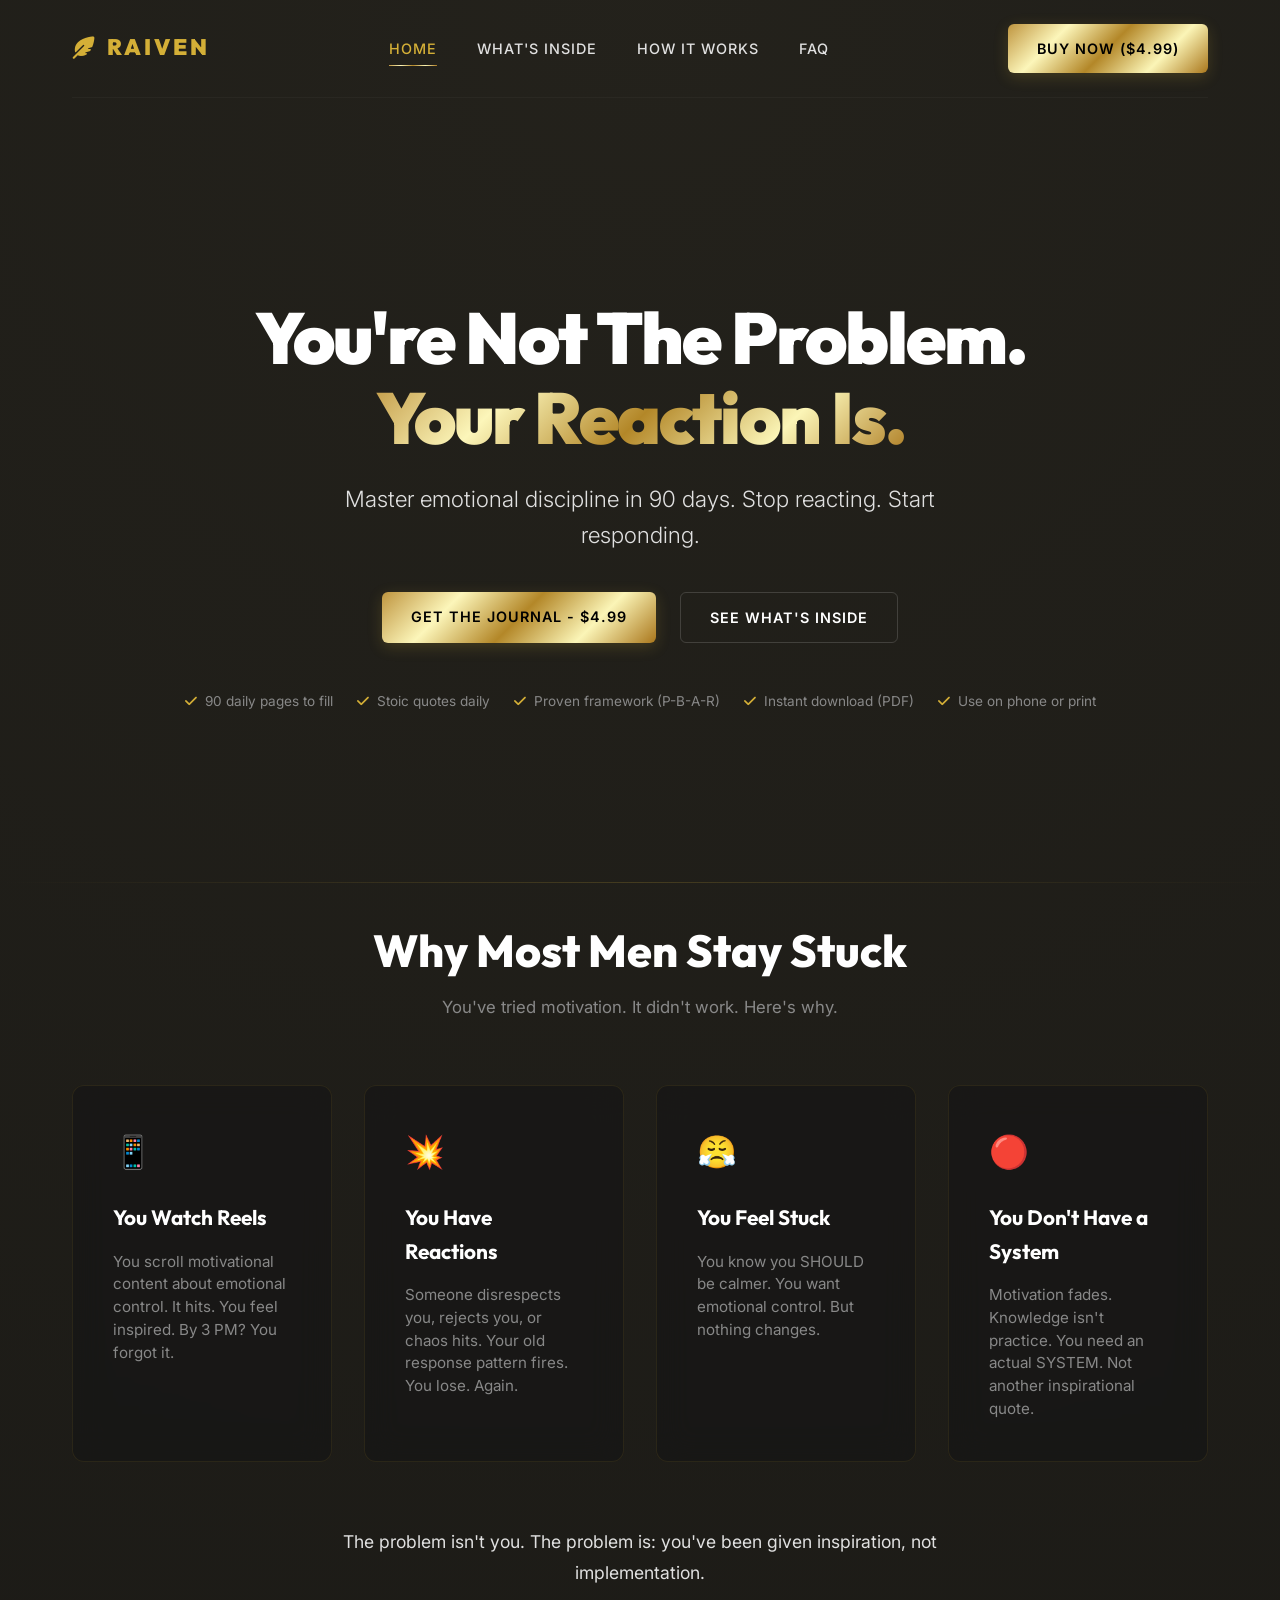
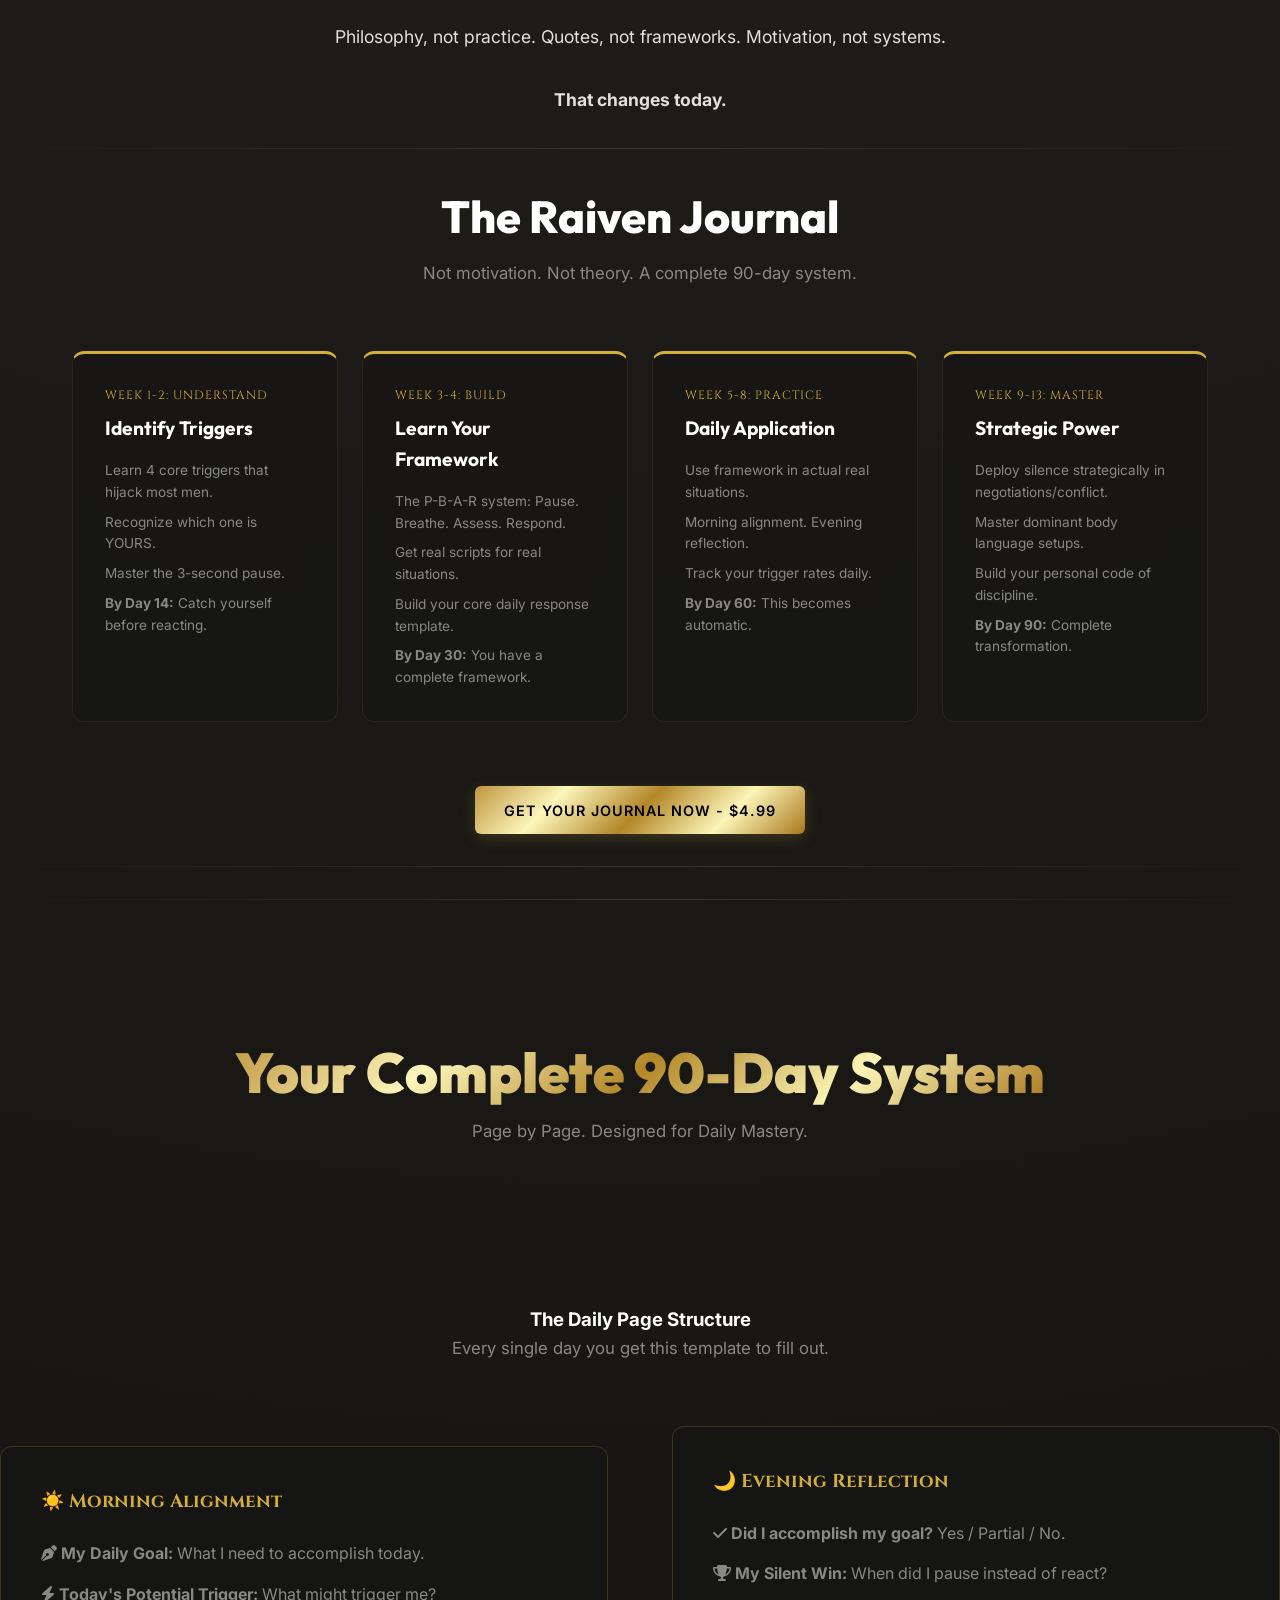
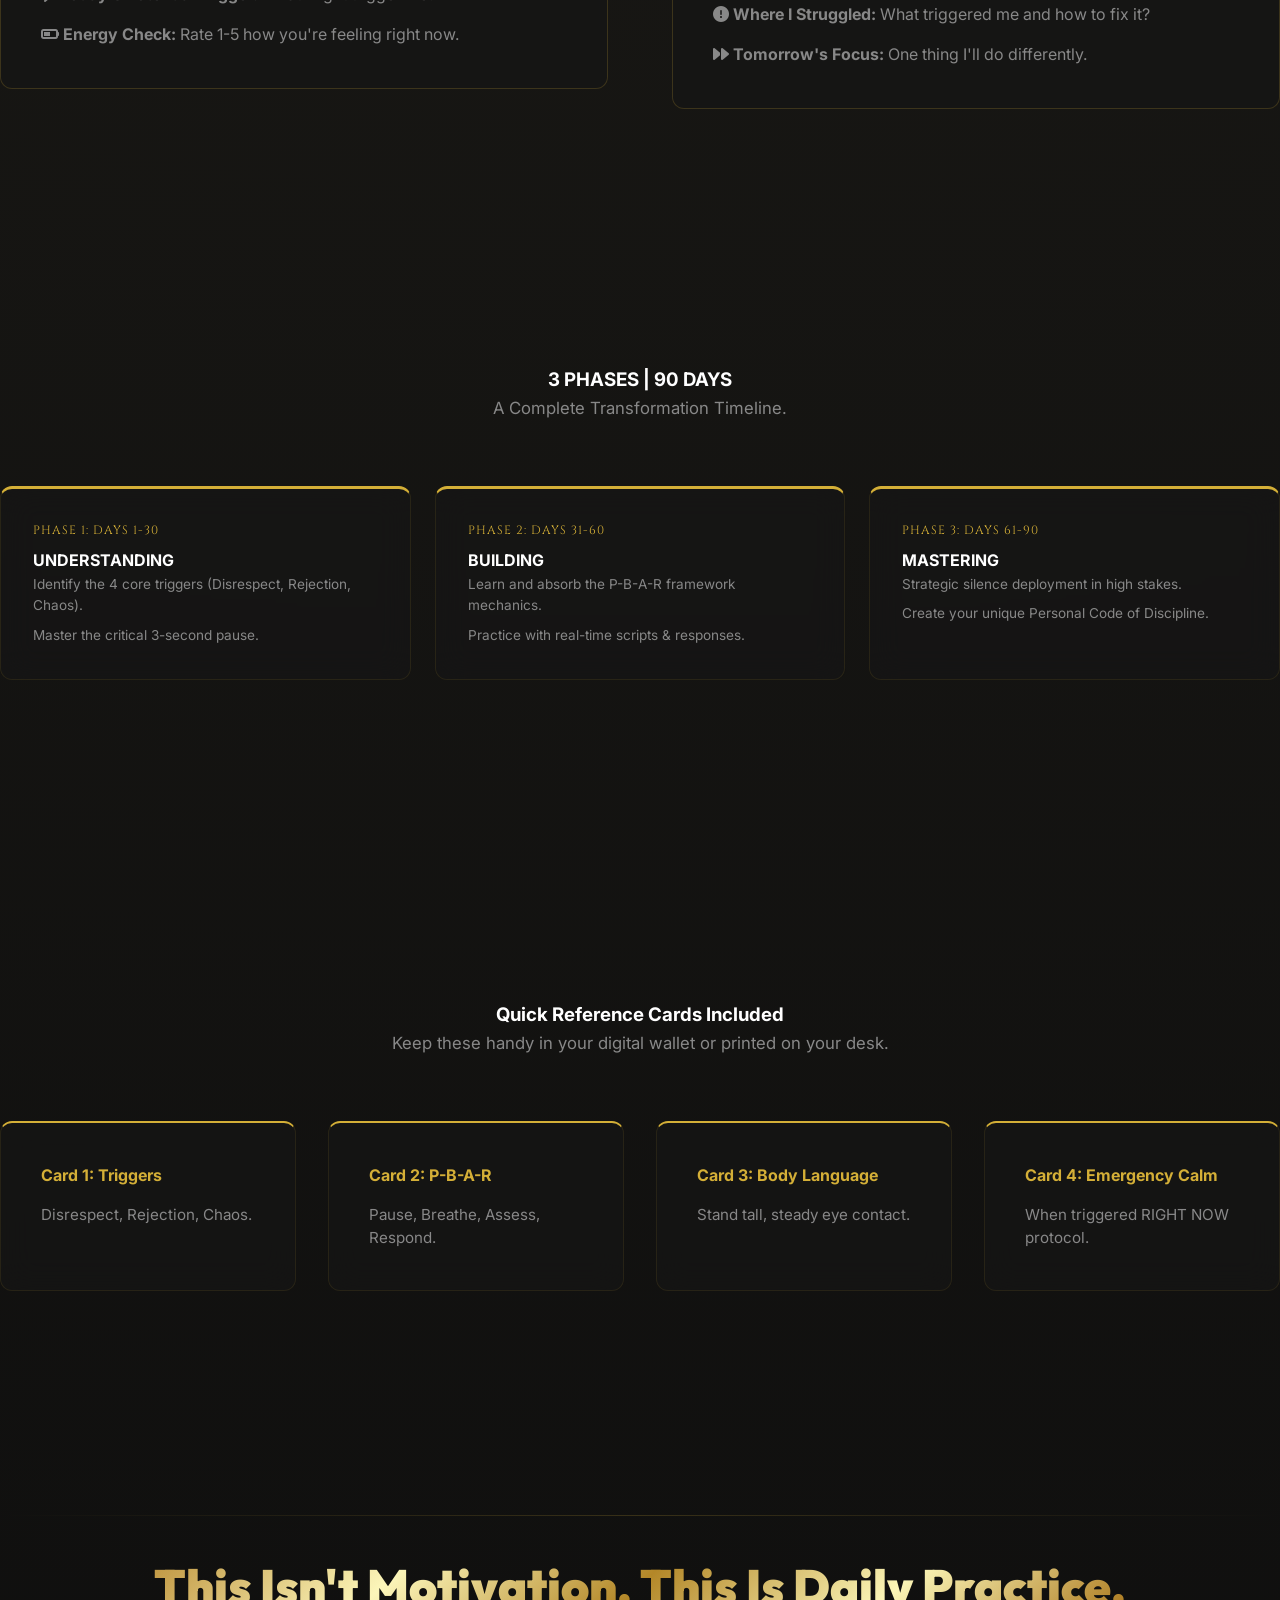
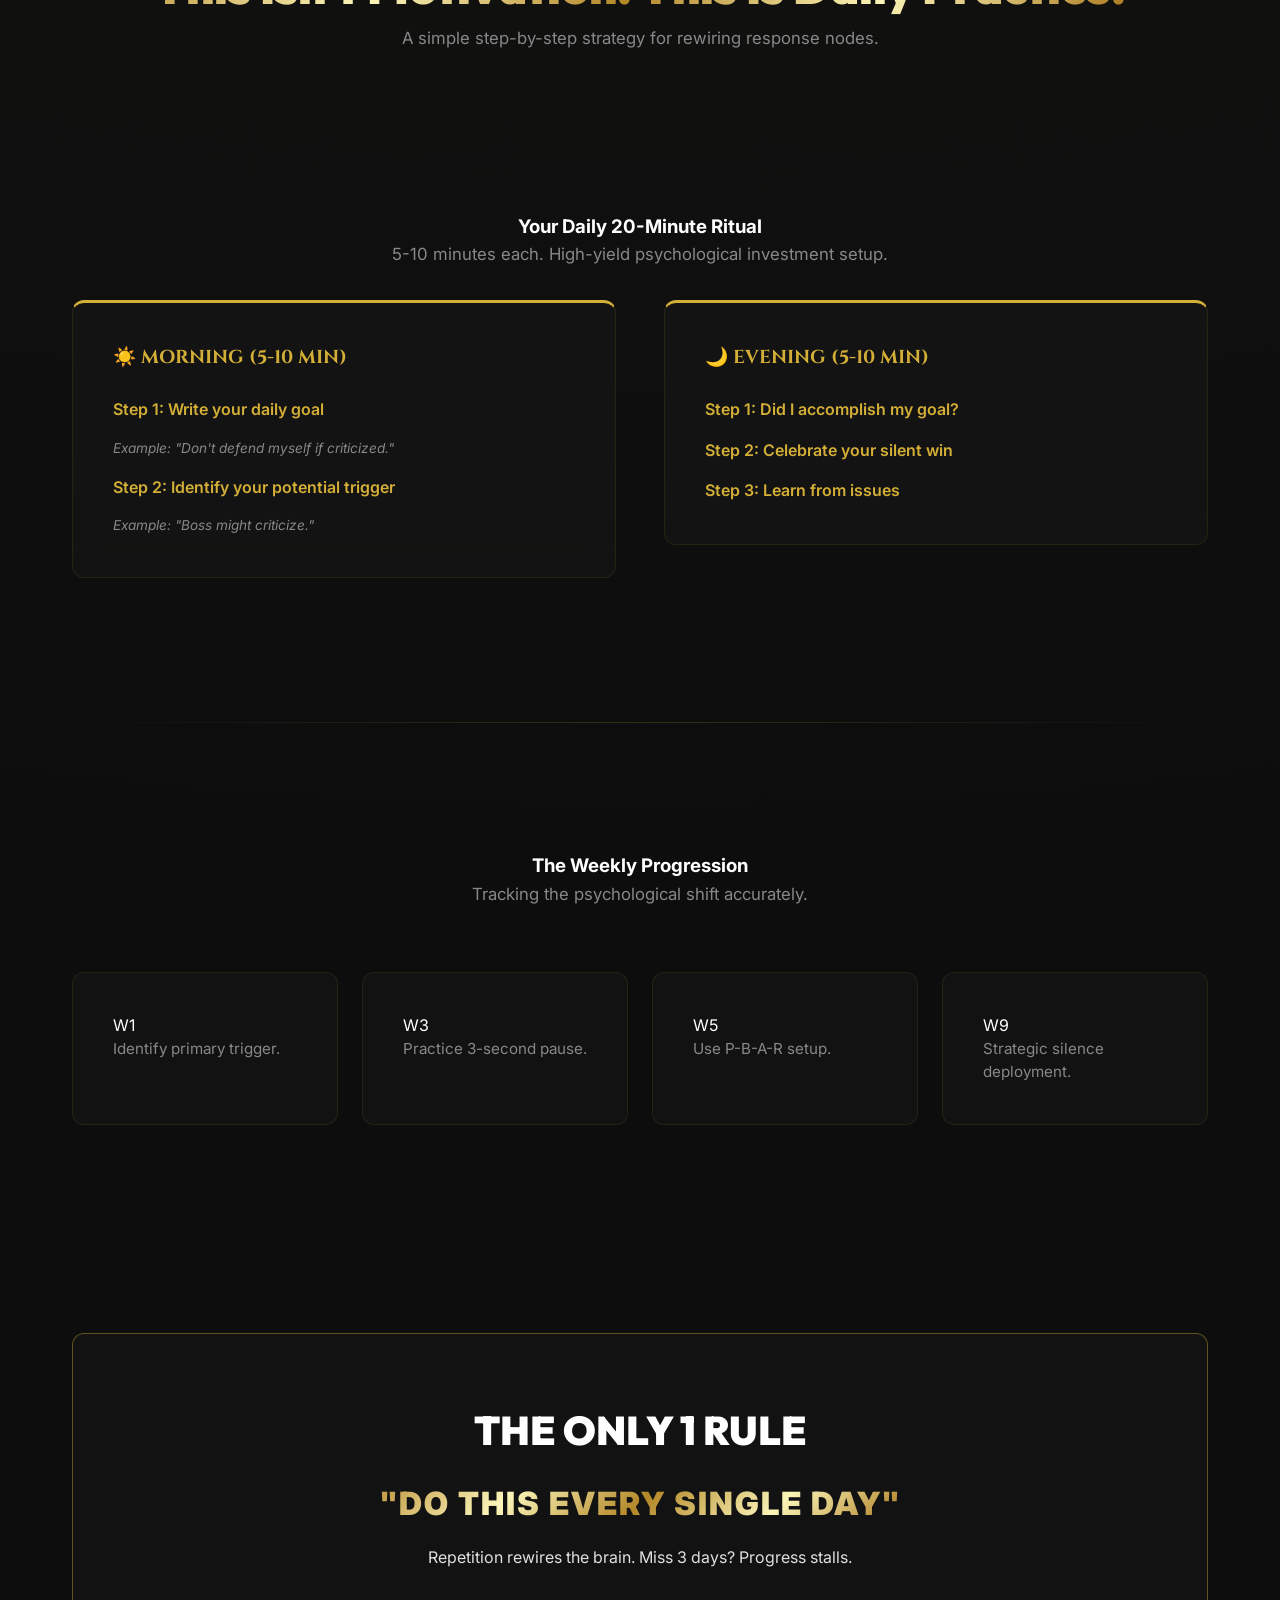
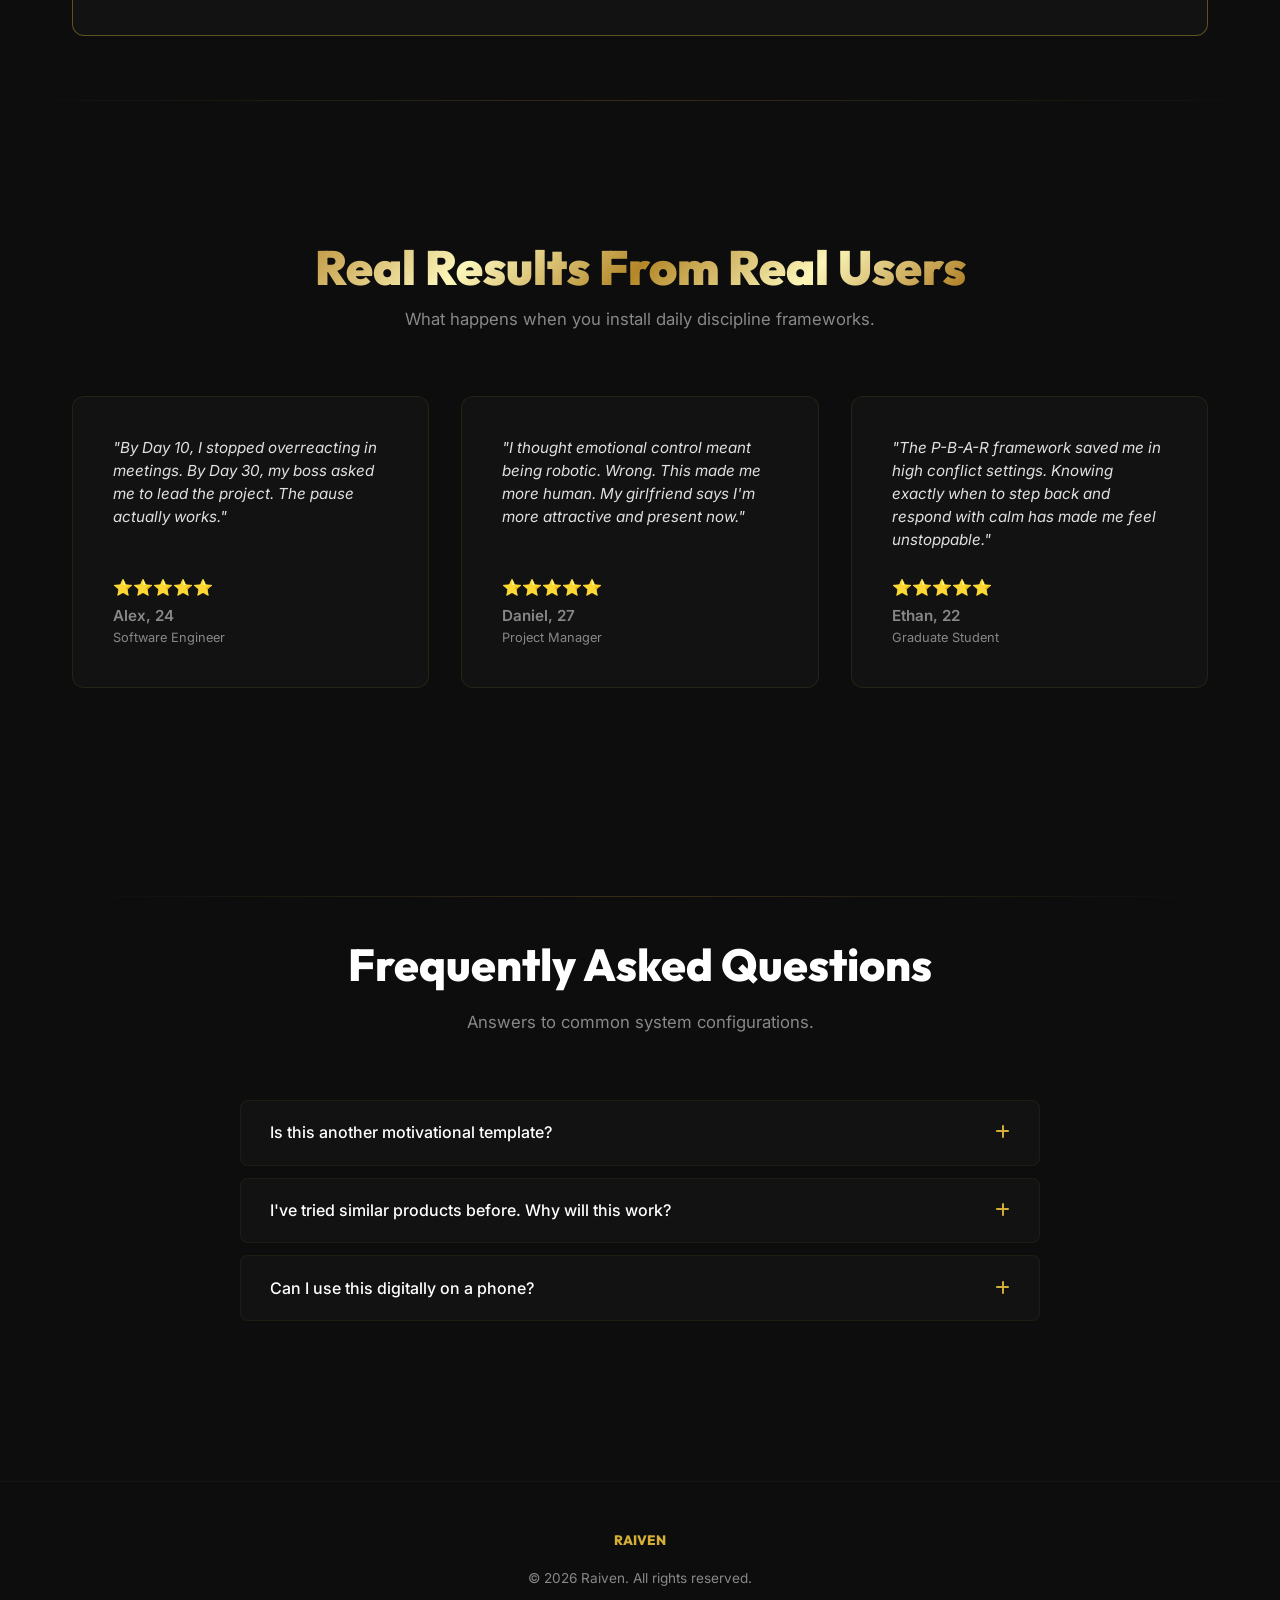
<file: index.html>
<!DOCTYPE html>
<html lang="en">
<head>
    <meta charset="UTF-8">
    <meta name="viewport" content="width=device-width, initial-scale=1.0">
    <title>RAIVEN | 90-Day Emotional Discipline Journal</title>
    <link rel="stylesheet" href="style.css">
    <script src="script.js" defer></script>
    <link rel="stylesheet" href="https://cdnjs.cloudflare.com/ajax/libs/font-awesome/6.4.0/css/all.min.css">
</head>
<body>

    <header class="container">
        <nav>
            <div class="logo">
                <i class="fa-solid fa-feather-pointed"></i> RAIVEN
            </div>
            <div class="nav-links">
                <a href="#hero" class="active">Home</a>
                <a href="#inside">What's Inside</a>
                <a href="#how-it-works">How It Works</a>
                <a href="#faq">FAQ</a>
            </div>
            <div class="menu-toggle" id="menu-toggle">
                <i class="fa-solid fa-bars"></i>
            </div>
            <a href="https://whop.com/checkout/plan_ga2p2n4kuvnbN/" class="btn btn-primary">Buy Now ($4.99)</a>
        </nav>
    </header>

    <main>
        <!-- HERO SECTION -->
        <section class="hero container" id="hero">
            <h1>You're Not The Problem. <br><span class="gold-text">Your Reaction Is.</span></h1>
            <h2>Master emotional discipline in 90 days. Stop reacting. Start responding.</h2>
            
            <div class="cta-group">
                <a href="https://whop.com/checkout/plan_ga2p2n4kuvnbN/" class="btn btn-primary">Get The Journal - $4.99</a>
                <a href="#inside" class="btn btn-outline">See What's Inside</a>
            </div>

            <div class="supporting-checks">
                <div class="check-item"><i class="fa-solid fa-check"></i> 90 daily pages to fill</div>
                <div class="check-item"><i class="fa-solid fa-check"></i> Stoic quotes daily</div>
                <div class="check-item"><i class="fa-solid fa-check"></i> Proven framework (P-B-A-R)</div>
                <div class="check-item"><i class="fa-solid fa-check"></i> Instant download (PDF)</div>
                <div class="check-item"><i class="fa-solid fa-check"></i> Use on phone or print</div>
            </div>
        </section>

        <div class="section-divider"></div>

        <!-- PROBLEM SECTION -->
        <section class="container" id="problem">
            <div class="section-header">
                <h2>Why Most Men Stay Stuck</h2>
                <p>You've tried motivation. It didn't work. Here's why.</p>
            </div>

            <div class="problem-grid">
                <div class="problem-card glass">
                    <span class="card-icon">📱</span>
                    <h3>You Watch Reels</h3>
                    <p>You scroll motivational content about emotional control. It hits. You feel inspired. By 3 PM? You forgot it.</p>
                </div>
                
                <div class="problem-card glass">
                    <span class="card-icon">💥</span>
                    <h3>You Have Reactions</h3>
                    <p>Someone disrespects you, rejects you, or chaos hits. Your old response pattern fires. You lose. Again.</p>
                </div>

                <div class="problem-card glass">
                    <span class="card-icon">😤</span>
                    <h3>You Feel Stuck</h3>
                    <p>You know you SHOULD be calmer. You want emotional control. But nothing changes.</p>
                </div>

                <div class="problem-card glass">
                    <span class="card-icon">🔴</span>
                    <h3>You Don't Have a System</h3>
                    <p>Motivation fades. Knowledge isn't practice. You need an actual SYSTEM. Not another inspirational quote.</p>
                </div>
            </div>

            <div class="supporting-text">
                <p>
                    The problem isn't you. The problem is: you've been given inspiration, not implementation.<br><br>
                    Philosophy, not practice. Quotes, not frameworks. Motivation, not systems.<br><br>
                    <strong>That changes today.</strong>
                </p>
            </div>
        </section>

        <div class="section-divider"></div>

        <!-- SOLUTION SECTION -->
        <section class="container" id="solution">
            <div class="section-header">
                <h2>The Raiven Journal</h2>
                <p>Not motivation. Not theory. A complete 90-day system.</p>
            </div>

            <div class="solution-grid">
                <div class="solution-card glass">
                    <span class="phase-text">WEEK 1-2: UNDERSTAND</span>
                    <h3>Identify Triggers</h3>
                    <ul class="solution-items">
                        <li>Learn 4 core triggers that hijack most men.</li>
                        <li>Recognize which one is YOURS.</li>
                        <li>Master the 3-second pause.</li>
                        <li><strong>By Day 14:</strong> Catch yourself before reacting.</li>
                    </ul>
                </div>

                <div class="solution-card glass">
                    <span class="phase-text">WEEK 3-4: BUILD</span>
                    <h3>Learn Your Framework</h3>
                    <ul class="solution-items">
                        <li>The P-B-A-R system: Pause. Breathe. Assess. Respond.</li>
                        <li>Get real scripts for real situations.</li>
                        <li>Build your core daily response template.</li>
                        <li><strong>By Day 30:</strong> You have a complete framework.</li>
                    </ul>
                </div>

                <div class="solution-card glass">
                    <span class="phase-text">WEEK 5-8: PRACTICE</span>
                    <h3>Daily Application</h3>
                    <ul class="solution-items">
                        <li>Use framework in actual real situations.</li>
                        <li>Morning alignment. Evening reflection.</li>
                        <li>Track your trigger rates daily.</li>
                        <li><strong>By Day 60:</strong> This becomes automatic.</li>
                    </ul>
                </div>

                <div class="solution-card glass">
                    <span class="phase-text">WEEK 9-13: MASTER</span>
                    <h3>Strategic Power</h3>
                    <ul class="solution-items">
                        <li>Deploy silence strategically in negotiations/conflict.</li>
                        <li>Master dominant body language setups.</li>
                        <li>Build your personal code of discipline.</li>
                        <li><strong>By Day 90:</strong> Complete transformation.</li>
                    </ul>
                </div>
            </div>

            <div style="text-align: center;">
                <a href="https://whop.com/checkout/plan_ga2p2n4kuvnbN/" class="btn btn-primary">Get Your Journal Now - $4.99</a>
            </div>
        </section>

        <div class="section-divider"></div>

        <div class="section-divider"></div>

        <!-- WHAT'S INSIDE SECTION (Full) -->
        <section id="inside">
            <div class="section-header">
                <h2 class="gold-text" style="font-size: 3.5rem; font-weight: 900;">Your Complete 90-Day System</h3>
                <p>Page by Page. Designed for Daily Mastery.</p>
            </div>

            <!-- SECTION A: THE DAILY PAGE -->
            <section id="daily-page" style="margin-bottom: 4rem;">
                <div class="section-header">
                    <h3>The Daily Page Structure</h3>
                    <p>Every single day you get this template to fill out.</p>
                </div>

                <div class="split-layout">
                    <div class="glass" style="padding: 2.5rem; border-color: rgba(212, 175, 55, 0.2); flex: 1;">
                        <h3 style="font-family: var(--font-accent); color: var(--gold-primary); margin-bottom: 1.5rem;">☀️ Morning Alignment</h3>
                        <ul class="solution-items" style="font-size: 1rem; gap: 15px;">
                            <li><strong><i class="fa-solid fa-pen-nib"></i> My Daily Goal:</strong> What I need to accomplish today.</li>
                            <li><strong><i class="fa-solid fa-bolt"></i> Today's Potential Trigger:</strong> What might trigger me?</li>
                            <li><strong><i class="fa-solid fa-battery-half"></i> Energy Check:</strong> Rate 1-5 how you're feeling right now.</li>
                        </ul>
                    </div>

                    <div class="glass" style="padding: 2.5rem; border-color: rgba(212, 175, 55, 0.2); flex: 1;">
                        <h3 style="font-family: var(--font-accent); color: var(--gold-primary); margin-bottom: 1.5rem;">🌙 Evening Reflection</h3>
                        <ul class="solution-items" style="font-size: 1rem; gap: 15px;">
                            <li><strong><i class="fa-solid fa-check"></i> Did I accomplish my goal?</strong> Yes / Partial / No.</li>
                            <li><strong><i class="fa-solid fa-trophy"></i> My Silent Win:</strong> When did I pause instead of react?</li>
                            <li><strong><i class="fa-solid fa-circle-exclamation"></i> Where I Struggled:</strong> What triggered me and how to fix it?</li>
                            <li><strong><i class="fa-solid fa-forward"></i> Tomorrow's Focus:</strong> One thing I'll do differently.</li>
                        </ul>
                    </div>
                </div>
            </section>

            <!-- SECTION B: THE PHASES -->
            <section id="phases" style="margin-bottom: 4rem;">
                <div class="section-header">
                    <h3>3 PHASES | 90 DAYS</h3>
                    <p>A Complete Transformation Timeline.</p>
                </div>

                <div class="solution-grid">
                    <div class="solution-card glass">
                        <span class="phase-text">PHASE 1: DAYS 1-30</span>
                        <h4>UNDERSTANDING</h4>
                        <ul class="solution-items">
                            <li>Identify the 4 core triggers (Disrespect, Rejection, Chaos).</li>
                            <li>Master the critical 3-second pause.</li>
                        </ul>
                    </div>

                    <div class="solution-card glass">
                        <span class="phase-text">PHASE 2: DAYS 31-60</span>
                        <h4>BUILDING</h4>
                        <ul class="solution-items">
                            <li>Learn and absorb the P-B-A-R framework mechanics.</li>
                            <li>Practice with real-time scripts & responses.</li>
                        </ul>
                    </div>

                    <div class="solution-card glass">
                        <span class="phase-text">PHASE 3: DAYS 61-90</span>
                        <h4>MASTERING</h4>
                        <ul class="solution-items">
                            <li>Strategic silence deployment in high stakes.</li>
                            <li>Create your unique Personal Code of Discipline.</li>
                        </ul>
                    </div>
                </div>
            </section>

            <!-- SECTION C: QUICK REFERENCE CARDS -->
            <section id="reference-cards" style="margin-bottom: 4rem;">
                <div class="section-header">
                    <h3>Quick Reference Cards Included</h3>
                    <p>Keep these handy in your digital wallet or printed on your desk.</p>
                </div>

                <div class="problem-grid">
                    <!-- Cards omitted or summary inserted? Subagent said it was accurate originally. I will use the actual content from inside.html line 119 -->
                    <div class="problem-card glass" style="border-top: 2px solid var(--gold-primary);">
                        <h4 style="color: var(--gold-primary); margin-bottom: 1rem;">Card 1: Triggers</h4>
                        <p>Disrespect, Rejection, Chaos.</p>
                    </div>
                    <div class="problem-card glass" style="border-top: 2px solid var(--gold-primary);">
                        <h4 style="color: var(--gold-primary); margin-bottom: 1rem;">Card 2: P-B-A-R</h4>
                        <p>Pause, Breathe, Assess, Respond.</p>
                    </div>
                    <div class="problem-card glass" style="border-top: 2px solid var(--gold-primary);">
                        <h4 style="color: var(--gold-primary); margin-bottom: 1rem;">Card 3: Body Language</h4>
                        <p>Stand tall, steady eye contact.</p>
                    </div>
                    <div class="problem-card glass" style="border-top: 2px solid var(--gold-primary);">
                        <h4 style="color: var(--gold-primary); margin-bottom: 1rem;">Card 4: Emergency Calm</h4>
                        <p>When triggered RIGHT NOW protocol.</p>
                    </div>
                </div>
                <!-- ... full content inserted ... -->
            </section>
        <div class="section-divider"></div>

        <!-- HOW IT WORKS SECTION (Full) -->
        <section id="how-it-works" class="container" style="margin-bottom: 4rem;">
            <div class="section-header">
                <h2 class="gold-text" style="font-size: 3rem; font-family: var(--font-heading); font-weight: 900;">This Isn't Motivation. This Is Daily Practice.</h2>
                <p>A simple step-by-step strategy for rewiring response nodes.</p>
            </div>

            <!-- SECTION A: DAILY RITUAL -->
            <section id="ritual" style="margin-bottom: 3rem;">
                <div class="section-header" style="margin-bottom: 2rem;">
                    <h3>Your Daily 20-Minute Ritual</h3>
                    <p>5-10 minutes each. High-yield psychological investment setup.</p>
                </div>

                <div class="split-layout" style="align-items: flex-start; gap: 3rem;">
                    <div class="glass" style="padding: 2.5rem; border-top: 3px solid var(--gold-primary); flex: 1;">
                        <h3 style="font-family: var(--font-accent); color: var(--gold-primary); margin-bottom: 1.5rem;">☀️ MORNING (5-10 MIN)</h3>
                        <div style="display: flex; flex-direction: column; gap: 15px;">
                            <p style="font-weight: 600; color: var(--gold-primary);">Step 1: Write your daily goal</p>
                            <p style="color: var(--grey-dim); font-size: 0.85rem; font-style: italic;">Example: "Don't defend myself if criticized."</p>
                            <p style="font-weight: 600; color: var(--gold-primary);">Step 2: Identify your potential trigger</p>
                            <p style="color: var(--grey-dim); font-size: 0.85rem; font-style: italic;">Example: "Boss might criticize."</p>
                        </div>
                    </div>

                    <div class="glass" style="padding: 2.5rem; border-top: 3px solid var(--gold-primary); flex: 1;">
                        <h3 style="font-family: var(--font-accent); color: var(--gold-primary); margin-bottom: 1.5rem;">🌙 EVENING (5-10 MIN)</h3>
                        <div style="display: flex; flex-direction: column; gap: 15px;">
                            <p style="font-weight: 600; color: var(--gold-primary);">Step 1: Did I accomplish my goal?</p>
                            <p style="font-weight: 600; color: var(--gold-primary);">Step 2: Celebrate your silent win</p>
                            <p style="font-weight: 600; color: var(--gold-primary);">Step 3: Learn from issues</p>
                        </div>
                    </div>
                </div>
            </section>

            <div class="section-divider"></div>

            <!-- SECTION B: WHAT HAPPENS EACH WEEK -->
            <section id="weekly-flow" style="margin-bottom: 3rem;">
                <div class="section-header">
                    <h3>The Weekly Progression</h3>
                    <p>Tracking the psychological shift accurately.</p>
                </div>

                <div class="solution-grid">
                    <div class="problem-card glass"><span>W1</span><p>Identify primary trigger.</p></div>
                    <div class="problem-card glass"><span>W3</span><p>Practice 3-second pause.</p></div>
                    <div class="problem-card glass"><span>W5</span><p>Use P-B-A-R setup.</p></div>
                    <div class="problem-card glass"><span>W9</span><p>Strategic silence deployment.</p></div>
                </div>
            </section>

            <!-- SECTION C: THE RULE -->
            <section id="the-rule" class="glass" style="text-align: center; padding: 4rem; margin-bottom: 4rem; border-color: rgba(212, 175, 55, 0.4);">
                <h2 style="font-family: var(--font-heading); font-size: 2.5rem; font-weight: 900; margin-bottom: 1rem;">THE ONLY 1 RULE</h2>
                <h3 class="gold-text" style="font-size: 2rem; font-weight: 900; letter-spacing: 2px;">"DO THIS EVERY SINGLE DAY"</h3>
                <p style="margin-top: 1rem; color: var(--grey-light);">Repetition rewires the brain. Miss 3 days? Progress stalls.</p>
            </section>
        </section>

        <div class="section-divider"></div>

        <!-- FAQ & REVIEWS SECTION (Full) -->
        <section id="faq" class="container" style="margin-bottom: 4rem;">
            <!-- REVIEWS -->
            <section id="reviews" style="margin-bottom: 4rem;">
                <div class="section-header">
                    <h2 class="gold-text" style="font-size: 3rem; font-family: var(--font-heading); font-weight: 900;">Real Results From Real Users</h2>
                    <p>What happens when you install daily discipline frameworks.</p>
                </div>

                <div class="problem-grid" style="grid-template-columns: repeat(auto-fit, minmax(300px, 1fr)); margin-bottom: 3rem;">
                    <div class="problem-card glass" style="padding: 2.5rem; display: flex; flex-direction: column; justify-content: space-between;">
                        <p style="font-style: italic; color: var(--grey-light); margin-bottom: 1.5rem;">"By Day 10, I stopped overreacting in meetings. By Day 30, my boss asked me to lead the project. The pause actually works."</p>
                        <div>
                            <div style="color: var(--gold-primary); margin-bottom: 4px;">⭐⭐⭐⭐⭐</div>
                            <p style="font-weight: 600; font-size: 0.95rem;">Alex, 24</p>
                            <p style="color: var(--grey-dim); font-size: 0.8rem;">Software Engineer</p>
                        </div>
                    </div>

                    <div class="problem-card glass" style="padding: 2.5rem; display: flex; flex-direction: column; justify-content: space-between;">
                        <p style="font-style: italic; color: var(--grey-light); margin-bottom: 1.5rem;">"I thought emotional control meant being robotic. Wrong. This made me more human. My girlfriend says I'm more attractive and present now."</p>
                        <div>
                            <div style="color: var(--gold-primary); margin-bottom: 4px;">⭐⭐⭐⭐⭐</div>
                            <p style="font-weight: 600; font-size: 0.95rem;">Daniel, 27</p>
                            <p style="color: var(--grey-dim); font-size: 0.8rem;">Project Manager</p>
                        </div>
                    </div>

                    <div class="problem-card glass" style="padding: 2.5rem; display: flex; flex-direction: column; justify-content: space-between;">
                        <p style="font-style: italic; color: var(--grey-light); margin-bottom: 1.5rem;">"The P-B-A-R framework saved me in high conflict settings. Knowing exactly when to step back and respond with calm has made me feel unstoppable."</p>
                        <div>
                            <div style="color: var(--gold-primary); margin-bottom: 4px;">⭐⭐⭐⭐⭐</div>
                            <p style="font-weight: 600; font-size: 0.95rem;">Ethan, 22</p>
                            <p style="color: var(--grey-dim); font-size: 0.8rem;">Graduate Student</p>
                        </div>
                    </div>
                </div>
            </section>

            <div class="section-divider"></div>

            <!-- FAQ SECTION -->
            <div class="section-header">
                <h2>Frequently Asked Questions</h2>
                <p>Answers to common system configurations.</p>
            </div>

            <div class="faq-container">
                <div class="faq-item">
                    <div class="faq-trigger">
                        <h4>Is this another motivational template?</h4>
                        <span class="faq-icon"><i class="fa-solid fa-plus"></i></span>
                    </div>
                    <div class="faq-content">
                        <p>No. Motivation fades by afternoon. This is an application system. You get a specific framework (P-B-A-R) and daily pages to practice.</p>
                    </div>
                </div>

                <div class="faq-item">
                    <div class="faq-trigger">
                        <h4>I've tried similar products before. Why will this work?</h4>
                        <span class="faq-icon"><i class="fa-solid fa-plus"></i></span>
                    </div>
                    <div class="faq-content">
                        <p>Because most books give knowledge without operational frameworks. This embeds daily repetition checkpoints.</p>
                    </div>
                </div>

                <div class="faq-item">
                    <div class="faq-trigger">
                        <h4>Can I use this digitally on a phone?</h4>
                        <span class="faq-icon"><i class="fa-solid fa-plus"></i></span>
                    </div>
                    <div class="faq-content">
                        <p>Yes. It is a PDF file fully optimized for usage on annotation apps.</p>
                    </div>
                </div>
            </div>
        </section>
    </main>

    <footer>
        <div class="footer-logo">RAIVEN</div>
        <p>&copy; 2026 Raiven. All rights reserved.</p>
    </footer>

</body>
</html>
</file>
<file: style.css>
@import url('https://fonts.googleapis.com/css2?family=Cinzel:wght@600&family=Inter:wght@400;500;600&family=Outfit:wght@300;500;700;900&display=swap');

:root {
    --bg-color: #0d0d0d;
    --bg-card: rgba(22, 22, 22, 0.7);
    --gold-primary: #D4AF37; /* Metallic Gold */
    --gold-glowing: #FFD700;
    --gold-dark: #8c732b;
    --white: #ffffff;
    --grey-light: #e0e0e0;
    --grey-dim: #888888;
    --grey-dark: #1a1a1a;
    
    --font-heading: 'Outfit', system-ui, sans-serif;
    --font-accent: 'Cinzel', serif; /* For Stoic Quotes / Elegance */
    --font-body: 'Inter', system-ui, sans-serif;
    
    --gold-grad: linear-gradient(135deg, #BF953F 0%, #FCF6BA 25%, #B38728 50%, #FBF5B7 75%, #AA771C 100%);
    --bg-grad: radial-gradient(circle at top center, rgba(212, 175, 55, 0.05) 0%, rgba(13, 13, 13, 1) 70%);
    
    --transition: all 0.4s cubic-bezier(0.25, 1, 0.5, 1);
}

* {
    margin: 0;
    padding: 0;
    box-sizing: border-box;
    scroll-behavior: smooth;
}

body {
    background-color: var(--grey-dark);
    background-image: var(--bg-grad);
    color: var(--white);
    font-family: var(--font-body);
    overflow-x: hidden;
    line-height: 1.6;
}

/* Base Container */
.container {
    max-width: 1200px;
    margin: 0 auto;
    padding: 0 2rem;
}

/* Metallic Text Background Effect */
.gold-text {
    background: var(--gold-grad);
    -webkit-background-clip: text;
    background-clip: text;
    -webkit-text-fill-color: transparent;
    display: inline;
}

/* Glassmorphism utility */
.glass {
    background: var(--bg-card);
    backdrop-filter: blur(16px);
    -webkit-backdrop-filter: blur(16px);
    border: 1px solid rgba(212, 175, 55, 0.1);
    border-radius: 12px;
}

/* Navigation */
nav {
    display: flex;
    justify-content: space-between;
    align-items: center;
    padding: 1.5rem 0;
    margin-bottom: 2rem;
    border-bottom: 1px solid rgba(255, 255, 255, 0.03);
}

.logo {
    display: flex;
    align-items: center;
    gap: 10px;
    font-family: var(--font-heading);
    font-weight: 900;
    font-size: 1.4rem;
    text-transform: uppercase;
    letter-spacing: 3px;
    color: var(--gold-primary);
}

.nav-links {
    display: flex;
    gap: 2.5rem;
}

.menu-toggle {
    display: none;
}

.nav-links a {
    color: var(--grey-light);
    text-decoration: none;
    font-size: 0.9rem;
    font-weight: 500;
    text-transform: uppercase;
    letter-spacing: 1px;
    transition: var(--transition);
    position: relative;
}

.nav-links a:hover {
    color: var(--gold-primary);
}

.nav-links a::after {
    content: '';
    position: absolute;
    bottom: -6px;
    left: 0;
    width: 0;
    height: 1px;
    background: var(--gold-grad);
    transition: var(--transition);
}

.nav-links a:hover::after, .nav-links a.active::after {
    width: 100%;
}

.nav-links a.active {
    color: var(--gold-primary);
}

/* Buttons */
.btn {
    display: inline-block;
    padding: 0.8rem 1.8rem;
    border-radius: 6px;
    font-size: 0.9rem;
    font-weight: 600;
    text-decoration: none;
    text-transform: uppercase;
    letter-spacing: 1px;
    cursor: pointer;
    transition: var(--transition);
    border: none;
    text-align: center;
}

.btn-primary {
    background: var(--gold-grad);
    color: #000;
    box-shadow: 0 4px 15px rgba(212, 175, 55, 0.2);
}

.btn-primary:hover {
    transform: translateY(-3px);
    box-shadow: 0 8px 25px rgba(212, 175, 55, 0.4);
}

.btn-outline {
    background: transparent;
    color: var(--white);
    border: 1px solid rgba(255, 255, 255, 0.15);
}

.btn-outline:hover {
    border-color: var(--gold-primary);
    color: var(--gold-primary);
    transform: translateY(-2px);
}

/* Hero Section */
.hero {
    display: flex;
    flex-direction: column;
    align-items: center;
    text-align: center;
    padding: 6rem 0 4rem;
    min-height: 80vh;
    justify-content: center;
}

.hero h1 {
    font-family: var(--font-heading);
    font-size: 4.5rem;
    font-weight: 900;
    line-height: 1.1;
    letter-spacing: -2px;
    margin-bottom: 1.5rem;
    max-width: 800px;
}

.hero h2 {
    font-size: 1.4rem;
    font-weight: 300;
    color: var(--grey-light);
    max-width: 600px;
    margin-bottom: 2.5rem;
    line-height: 1.6;
}

.cta-group {
    display: flex;
    gap: 1.5rem;
    margin-bottom: 3rem;
}

.supporting-checks {
    display: flex;
    flex-wrap: wrap;
    justify-content: center;
    gap: 1.5rem;
    color: var(--grey-dim);
    font-size: 0.85rem;
}

.check-item {
    display: flex;
    align-items: center;
    gap: 8px;
}

.check-item i {
    color: var(--gold-primary);
}

/* Sections Structure */
section {
    padding: 6rem 0;
}

.section-header {
    text-align: center;
    margin-bottom: 4rem;
}

.section-header h2 {
    font-family: var(--font-heading);
    font-size: 2.8rem;
    font-weight: 800;
    margin-bottom: 0.5rem;
}

.section-header p {
    color: var(--grey-dim);
    font-size: 1.05rem;
}

/* Problem Grid (Section 2) */
.problem-grid {
    display: grid;
    grid-template-columns: repeat(auto-fit, minmax(260px, 1fr));
    gap: 2rem;
    margin-bottom: 4rem;
}

.problem-card {
    padding: 2.5rem;
    transition: var(--transition);
    position: relative;
    overflow: hidden;
}

.problem-card:hover {
    transform: translateY(-8px);
    border-color: rgba(212, 175, 55, 0.3);
    box-shadow: 0 10px 30px rgba(0, 0, 0, 0.5);
}

.card-icon {
    font-size: 2rem;
    margin-bottom: 1.5rem;
    display: block;
}

.problem-card h3 {
    font-family: var(--font-heading);
    font-size: 1.3rem;
    margin-bottom: 1rem;
    color: var(--white);
}

.problem-card p {
    color: var(--grey-dim);
    font-size: 0.95rem;
    line-height: 1.5;
}

.supporting-text {
    text-align: center;
    max-width: 700px;
    margin: 0 auto;
    font-size: 1.1rem;
    color: var(--grey-light);
    line-height: 1.8;
}

/* Solution Grid (Section 3) */
.solution-grid {
    display: grid;
    grid-template-columns: repeat(auto-fit, minmax(220px, 1fr));
    gap: 1.5rem;
    margin-bottom: 4rem;
}

.solution-card {
    padding: 2rem;
    border-top: 3px solid var(--gold-primary);
}

.phase-text {
    font-family: var(--font-accent);
    color: var(--gold-primary);
    font-size: 0.75rem;
    letter-spacing: 1px;
    margin-bottom: 8px;
    display: block;
}

.solution-card h3 {
    font-family: var(--font-heading);
    font-size: 1.2rem;
    margin-bottom: 1rem;
}

.solution-items {
    list-style: none;
    display: flex;
    flex-direction: column;
    gap: 8px;
    color: var(--grey-dim);
    font-size: 0.85rem;
}

/* What's Inside & Layout Utilities */
.split-layout {
    display: grid;
    grid-template-columns: 1fr 1fr;
    gap: 4rem;
    align-items: center;
}

.side-image {
    width: 100%;
    aspect-ratio: 4/5;
    background: rgba(255, 255, 255, 0.02);
    border: 1px solid rgba(212, 175, 55, 0.1);
    border-radius: 12px;
    display: flex;
    justify-content: center;
    align-items: center;
    position: relative;
    overflow: hidden;
}

.mockup-placeholder {
    width: 80%;
    height: 80%;
    border-radius: 8px;
    background: linear-gradient(to bottom, #111, #222);
    border: 1px solid rgba(255,255,255,0.05);
    display: flex;
    justify-content: center;
    align-items: center;
    font-family: var(--font-accent);
    color: var(--gold-primary);
    font-size: 1.5rem;
}

.feature-list {
    display: grid;
    gap: 1.5rem;
}

.feature-item {
    display: flex;
    gap: 12px;
}

.feature-item i {
    color: var(--gold-primary);
    font-size: 1rem;
    margin-top: 4px;
}

.feature-item h4 {
    font-family: var(--font-heading);
    font-size: 1.1rem;
    margin-bottom: 4px;
}

.feature-item p {
    color: var(--grey-dim);
    font-size: 0.9rem;
}

/* Footer & Dividers */
.section-divider {
    height: 1px;
    background: linear-gradient(90deg, transparent, rgba(212, 175, 55, 0.2), transparent);
    margin: 2rem 0;
}

footer {
    padding: 3rem 0;
    border-top: 1px solid rgba(255, 255, 255, 0.03);
    text-align: center;
    color: var(--grey-dim);
    font-size: 0.85rem;
}

.footer-logo {
    font-family: var(--font-heading);
    color: var(--gold-primary);
    font-weight: 800;
    margin-bottom: 1rem;
    text-transform: uppercase;
}

/* Accordion / FAQ Styles */
.faq-container {
    max-width: 800px;
    margin: 0 auto;
    display: flex;
    flex-direction: column;
    gap: 12px;
}

.faq-item {
    background: var(--bg-card);
    border: 1px solid rgba(255,225,55,0.05);
    border-radius: 8px;
    transition: var(--transition);
}

.faq-trigger {
    padding: 1.2rem 1.8rem;
    display: flex;
    justify-content: space-between;
    align-items: center;
    cursor: pointer;
}

.faq-trigger h4 {
    font-size: 1rem;
    font-family: var(--font-body);
    font-weight: 500;
}

.faq-content {
    max-height: 0;
    overflow: hidden;
    transition: max-height 0.4s cubic-bezier(0.4, 0, 0.2, 1);
    background: rgba(0, 0, 0, 0.1);
}

.faq-content p {
    padding: 1.5rem 1.8rem;
    color: var(--grey-dim);
    font-size: 0.95rem;
    line-height: 1.6;
}

.faq-item.active .faq-content {
    max-height: 200px;
}

.faq-icon i {
    color: var(--gold-primary);
    transition: transform 0.3s ease;
}

.faq-item.active .faq-icon i {
    transform: rotate(45deg);
}

/* Responsive adjustments for Navigation & Grid */
@media (max-width: 900px) {
    .split-layout {
        grid-template-columns: 1fr;
        gap: 2rem;
    }
    
    .hero h1 {
        font-size: 3rem;
    }

    /* Burger Menu Toggle Trigger */
    .menu-toggle {
        display: flex;
        font-size: 1.5rem;
        cursor: pointer;
        color: var(--gold-primary);
        z-index: 1001;
        transition: var(--transition);
    }

    /* Navigation overlay layout */
    .nav-links {
        position: fixed;
        top: 0;
        left: 0;
        right: 0;
        bottom: 0;
        background: rgba(13, 13, 13, 0.98);
        backdrop-filter: blur(10px);
        flex-direction: column;
        justify-content: center;
        align-items: center;
        gap: 2rem;
        z-index: 1000;
        transform: translateY(-100%);
        transition: transform 0.4s cubic-bezier(0.25, 1, 0.5, 1);
    }

    .nav-links.active {
        transform: translateY(0);
    }

    .nav-links a {
        font-size: 1.3rem;
        font-weight: 600;
    }

    /* Buttons groups stacked */
    .cta-group {
        flex-direction: column;
        width: 100%;
        max-width: 380px;
        gap: 12px;
    }

    .cta-group .btn {
        width: 100%;
    }

    nav .btn {
        display: none; /* Hide standard buy btn to make it clean on mobile headers */
    }
}

@media (max-width: 480px) {
    .hero h1 { font-size: 2.3rem; }
    .section-header h2 { font-size: 1.8rem; }
    .gold-text { font-size: inherit; }
}
</file>
